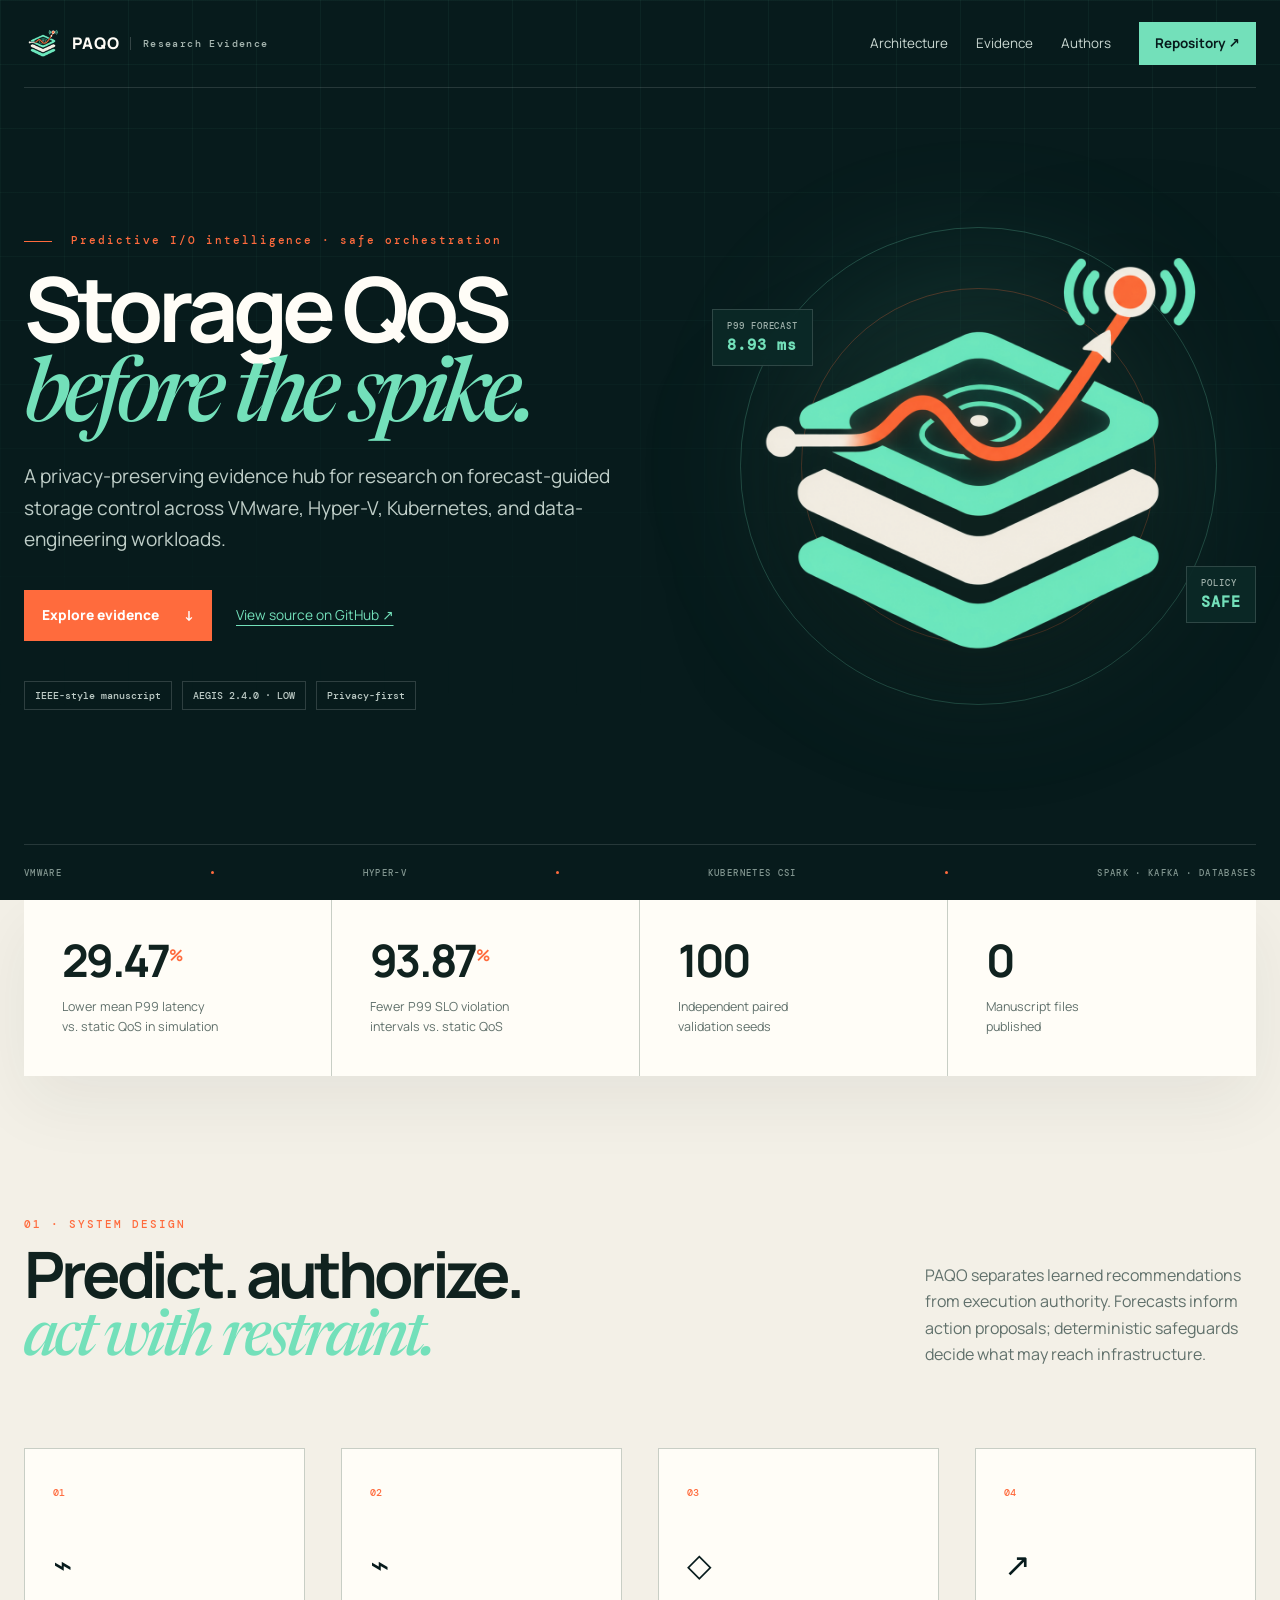
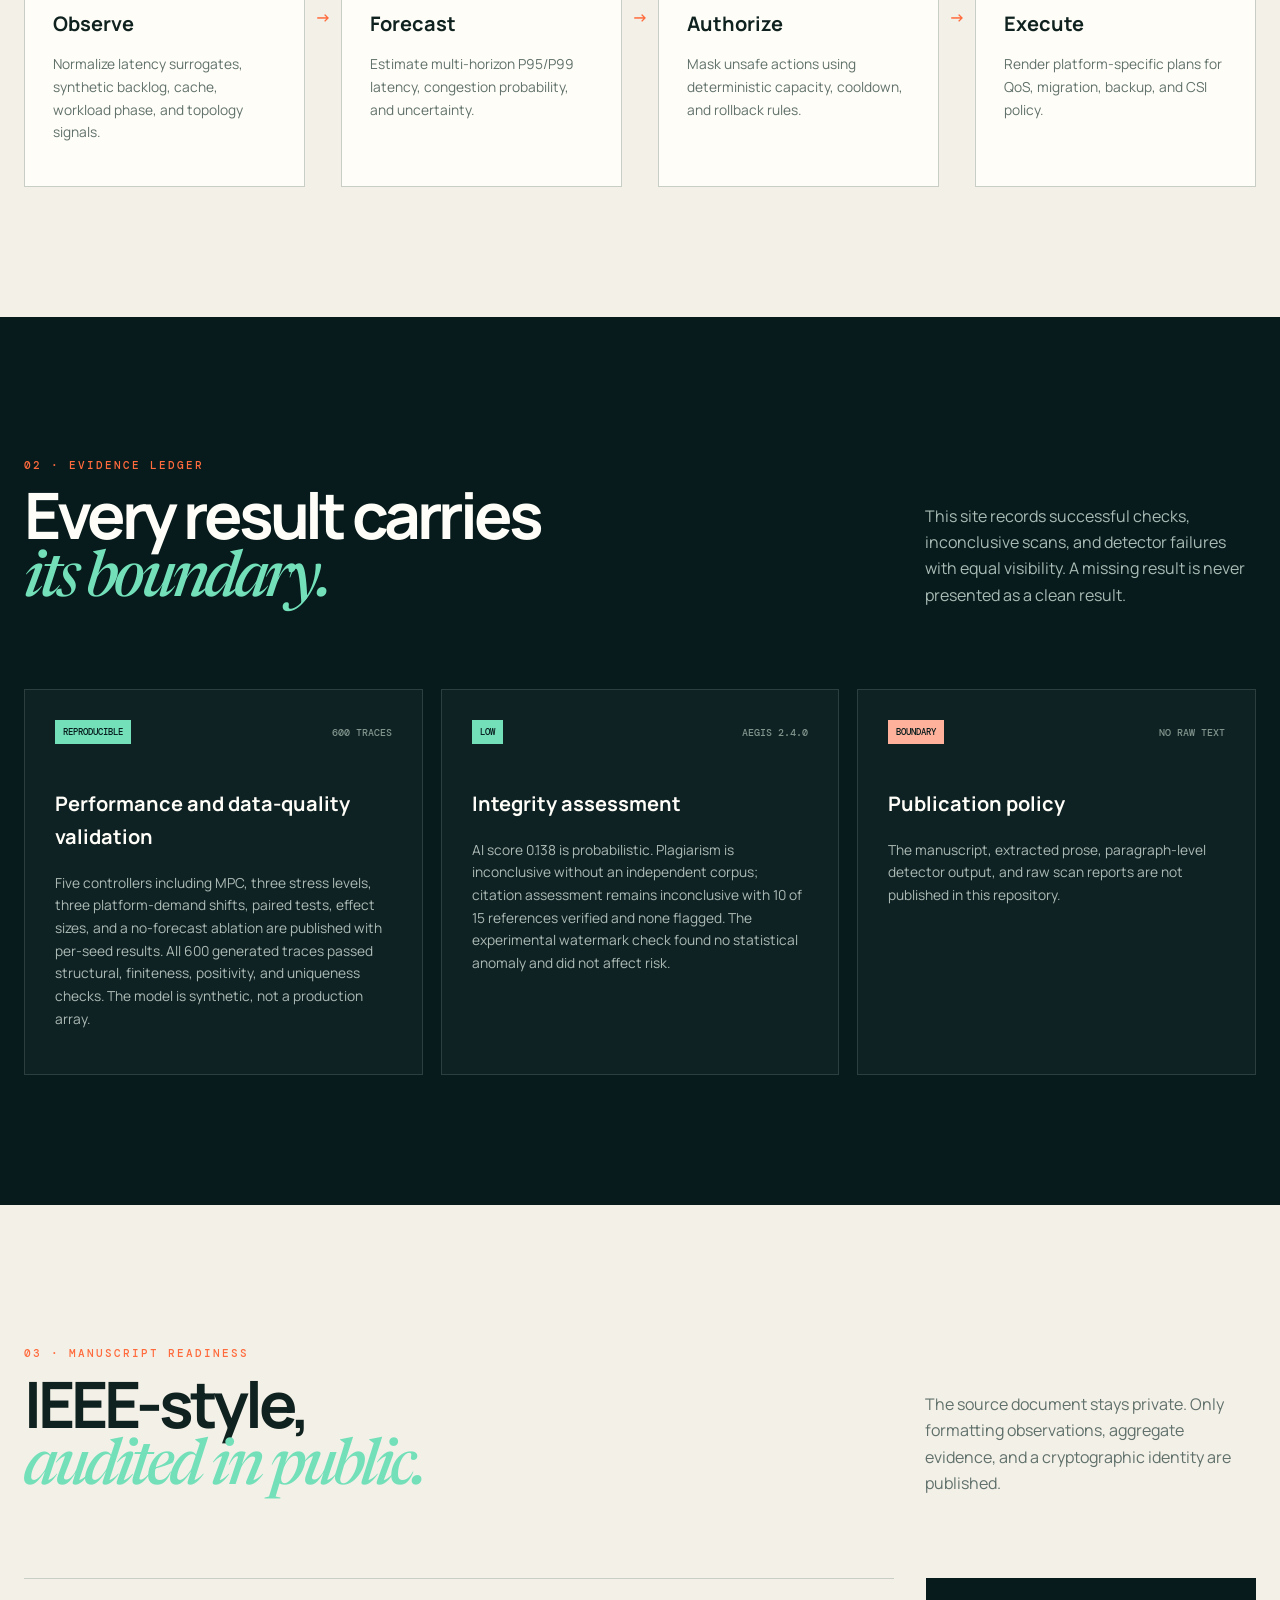
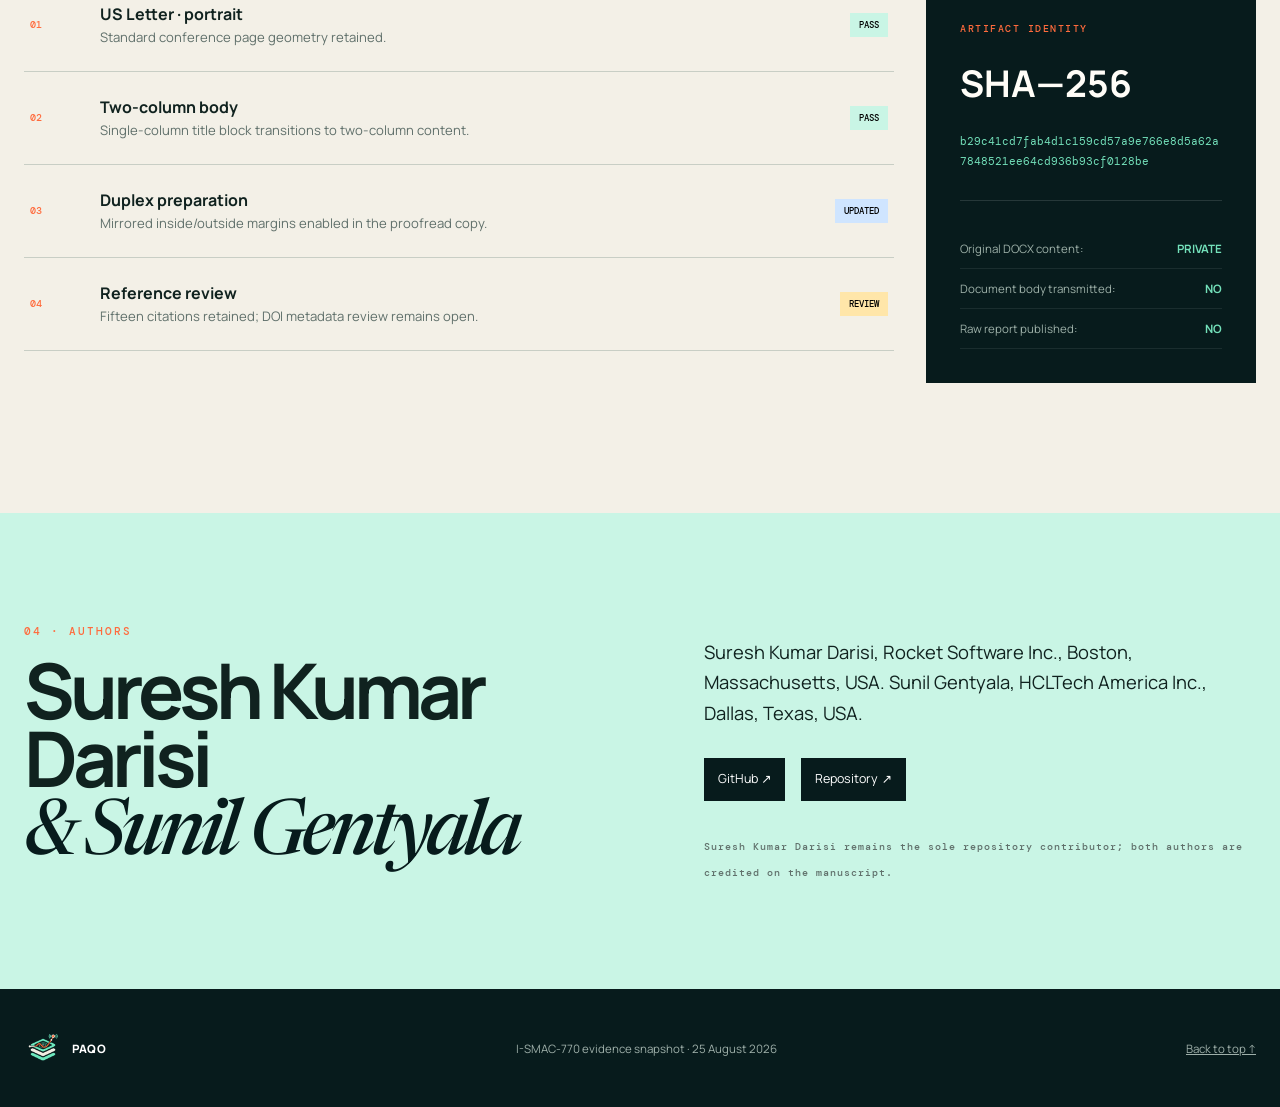
<file: docs/index.html>
<!doctype html>
<html lang="en">
<head>
  <meta charset="utf-8">
  <meta name="viewport" content="width=device-width,initial-scale=1">
  <meta name="theme-color" content="#071b1c">
  <meta name="description" content="Privacy-preserving research evidence for predictive agentic storage QoS across VMware, Hyper-V, and Kubernetes.">
  <meta property="og:title" content="PAQO — Predictive Agentic Storage QoS">
  <meta property="og:description" content="Reproducible, privacy-preserving evidence for predictive storage control research.">
  <meta property="og:image" content="https://darisisuresh.github.io/agentic-storage-qos-evidence/assets/brand/paqo-mark-512.png">
  <meta property="og:type" content="website">
  <meta property="og:url" content="https://darisisuresh.github.io/agentic-storage-qos-evidence/">
  <link rel="icon" type="image/png" sizes="64x64" href="assets/brand/favicon-64.png">
  <link rel="apple-touch-icon" href="assets/brand/apple-touch-icon.png">
  <title>PAQO | Predictive Agentic Storage QoS</title>
  <link rel="stylesheet" href="assets/style.css">
</head>
<body>
  <header class="hero" id="top">
    <nav class="nav shell-wide" aria-label="Primary navigation">
      <a class="brand" href="#top"><img src="assets/brand/favicon-64.png" alt=""><span>PAQO</span><small>Research Evidence</small></a>
      <div class="nav-links"><a href="#architecture">Architecture</a><a href="#evidence">Evidence</a><a href="#author">Authors</a><a class="nav-cta" href="https://github.com/darisisuresh/agentic-storage-qos-evidence">Repository ↗</a></div>
    </nav>
    <div class="hero-grid shell-wide">
      <div class="hero-copy">
        <p class="kicker"><span></span> Predictive I/O intelligence · safe orchestration</p>
        <h1>Storage QoS<br><em>before the spike.</em></h1>
        <p class="lede">A privacy-preserving evidence hub for research on forecast-guided storage control across VMware, Hyper-V, Kubernetes, and data-engineering workloads.</p>
        <div class="actions"><a class="button" href="#evidence">Explore evidence <span>↓</span></a><a class="text-link" href="https://github.com/darisisuresh/agentic-storage-qos-evidence">View source on GitHub ↗</a></div>
        <div class="badges"><span>IEEE-style manuscript</span><span>AEGIS 2.4.0 · LOW</span><span>Privacy-first</span></div>
      </div>
      <div class="hero-art" aria-label="PAQO predictive storage layers emblem">
        <div class="orbit orbit-a"></div><div class="orbit orbit-b"></div>
        <img src="assets/brand/paqo-mark.png" alt="Stacked storage layers crossed by a predictive telemetry pulse">
        <span class="signal signal-one">P99 FORECAST <b>8.93 ms</b></span>
        <span class="signal signal-two">POLICY <b>SAFE</b></span>
      </div>
    </div>
    <div class="hero-strip shell-wide"><span>VMWARE</span><i></i><span>HYPER-V</span><i></i><span>KUBERNETES CSI</span><i></i><span>SPARK · KAFKA · DATABASES</span></div>
  </header>

  <main>
    <section class="metrics shell-wide" aria-label="Evidence summary">
      <div><strong>29.47<sup>%</sup></strong><span>Lower mean P99 latency<br>vs. static QoS in simulation</span></div>
      <div><strong>93.87<sup>%</sup></strong><span>Fewer P99 SLO violation<br>intervals vs. static QoS</span></div>
      <div><strong>100</strong><span>Independent paired<br>validation seeds</span></div>
      <div><strong>0</strong><span>Manuscript files<br>published</span></div>
    </section>

    <section class="section shell-wide" id="architecture">
      <div class="section-heading"><div><p class="eyebrow">01 · SYSTEM DESIGN</p><h2>Predict. authorize.<br><em>act with restraint.</em></h2></div><p>PAQO separates learned recommendations from execution authority. Forecasts inform action proposals; deterministic safeguards decide what may reach infrastructure.</p></div>
      <div class="flow" role="img" aria-label="Telemetry flows through predictive intelligence, policy coordination, and safety supervision to platform adapters">
        <article><span>01</span><div class="flow-icon">⌁</div><h3>Observe</h3><p>Normalize latency surrogates, synthetic backlog, cache, workload phase, and topology signals.</p></article>
        <b class="arrow">→</b>
        <article><span>02</span><div class="flow-icon">⌁</div><h3>Forecast</h3><p>Estimate multi-horizon P95/P99 latency, congestion probability, and uncertainty.</p></article>
        <b class="arrow">→</b>
        <article><span>03</span><div class="flow-icon">◇</div><h3>Authorize</h3><p>Mask unsafe actions using deterministic capacity, cooldown, and rollback rules.</p></article>
        <b class="arrow">→</b>
        <article><span>04</span><div class="flow-icon">↗</div><h3>Execute</h3><p>Render platform-specific plans for QoS, migration, backup, and CSI policy.</p></article>
      </div>
    </section>

    <section class="dark-section" id="evidence">
      <div class="shell-wide">
        <div class="section-heading inverse"><div><p class="eyebrow">02 · EVIDENCE LEDGER</p><h2>Every result carries<br><em>its boundary.</em></h2></div><p>This site records successful checks, inconclusive scans, and detector failures with equal visibility. A missing result is never presented as a clean result.</p></div>
        <div class="evidence-grid">
          <article class="feature-card"><div class="card-top"><span class="status verified">REPRODUCIBLE</span><b>600 TRACES</b></div><h3>Performance and data-quality validation</h3><p>Five controllers including MPC, three stress levels, three platform-demand shifts, paired tests, effect sizes, and a no-forecast ablation are published with per-seed results. All 600 generated traces passed structural, finiteness, positivity, and uniqueness checks. The model is synthetic, not a production array.</p></article>
          <article class="feature-card"><div class="card-top"><span class="status verified">LOW</span><b>AEGIS 2.4.0</b></div><h3>Integrity assessment</h3><p>AI score 0.138 is probabilistic. Plagiarism is inconclusive without an independent corpus; citation assessment remains inconclusive with 10 of 15 references verified and none flagged. The experimental watermark check found no statistical anomaly and did not affect risk.</p></article>
          <article class="feature-card"><div class="card-top"><span class="status unavailable">BOUNDARY</span><b>NO RAW TEXT</b></div><h3>Publication policy</h3><p>The manuscript, extracted prose, paragraph-level detector output, and raw scan reports are not published in this repository.</p></article>
        </div>
      </div>
    </section>

    <section class="section shell-wide" id="compliance">
      <div class="section-heading"><div><p class="eyebrow">03 · MANUSCRIPT READINESS</p><h2>IEEE-style,<br><em>audited in public.</em></h2></div><p>The source document stays private. Only formatting observations, aggregate evidence, and a cryptographic identity are published.</p></div>
      <div class="compliance-layout">
        <div class="compliance-list">
          <div><span>01</span><p><b>US Letter · portrait</b>Standard conference page geometry retained.</p><mark class="pass">PASS</mark></div>
          <div><span>02</span><p><b>Two-column body</b>Single-column title block transitions to two-column content.</p><mark class="pass">PASS</mark></div>
          <div><span>03</span><p><b>Duplex preparation</b>Mirrored inside/outside margins enabled in the proofread copy.</p><mark class="updated">UPDATED</mark></div>
          <div><span>04</span><p><b>Reference review</b>Fifteen citations retained; DOI metadata review remains open.</p><mark class="review">REVIEW</mark></div>
        </div>
        <aside class="hash-card"><p>ARTIFACT IDENTITY</p><h3>SHA—256</h3><code>b29c41cd7fab4d1c159cd57a9e766e8d5a62a7848521ee64cd936b93cf0128be</code><hr><span>Original DOCX content: <b>PRIVATE</b></span><span>Document body transmitted: <b>NO</b></span><span>Raw report published: <b>NO</b></span></aside>
      </div>
    </section>

    <section class="author-section" id="author">
      <div class="shell-wide author-grid"><div><p class="eyebrow">04 · AUTHORS</p><h2>Suresh Kumar Darisi<br><em>&amp; Sunil Gentyala</em></h2></div><div><p>Suresh Kumar Darisi, Rocket Software Inc., Boston, Massachusetts, USA. Sunil Gentyala, HCLTech America Inc., Dallas, Texas, USA.</p><div class="author-links"><a href="https://github.com/darisisuresh">GitHub ↗</a><a href="https://github.com/darisisuresh/agentic-storage-qos-evidence">Repository ↗</a></div><small>Suresh Kumar Darisi remains the sole repository contributor; both authors are credited on the manuscript.</small></div></div>
    </section>
  </main>

  <footer><div class="shell-wide"><a class="brand" href="#top"><img src="assets/brand/favicon-64.png" alt=""><span>PAQO</span></a><p>I-SMAC-770 evidence snapshot · 25 August 2026</p><a href="#top">Back to top ↑</a></div></footer>
</body>
</html>
</file>
<file: docs/assets/style.css>
@import url('https://fonts.googleapis.com/css2?family=DM+Mono:wght@400;500&family=Manrope:wght@400;500;600;700;800&family=Newsreader:ital,opsz,wght@1,6..72,500&display=swap');
:root{--night:#071b1c;--night-2:#0b2927;--paper:#f3f0e7;--white:#fffdf7;--ink:#10221f;--muted:#60706b;--line:#c8cec5;--mint:#73e0ba;--mint-soft:#c9f5e5;--orange:#ff6b3d;--amber:#ffd275;--red:#ffb19b}*{box-sizing:border-box}html{scroll-behavior:smooth}body{margin:0;background:var(--paper);color:var(--ink);font-family:Manrope,system-ui,sans-serif;line-height:1.65}a{color:inherit}.shell-wide{width:min(1240px,calc(100% - 48px));margin-inline:auto}.hero{color:var(--white);background:var(--night);min-height:100vh;overflow:hidden;position:relative}.hero:before{content:"";position:absolute;inset:0;background:linear-gradient(rgba(115,224,186,.055) 1px,transparent 1px),linear-gradient(90deg,rgba(115,224,186,.055) 1px,transparent 1px);background-size:64px 64px;mask-image:linear-gradient(to bottom,#000,transparent 80%)}.nav{height:88px;display:flex;align-items:center;justify-content:space-between;position:relative;z-index:5;border-bottom:1px solid #ffffff20}.brand{display:flex;align-items:center;gap:10px;text-decoration:none;font-weight:800;letter-spacing:.06em}.brand img{width:38px;height:38px;border-radius:10px}.brand small{font:500 10px DM Mono,monospace;color:#a8b8b2;letter-spacing:.14em;border-left:1px solid #ffffff30;padding-left:12px}.nav-links{display:flex;align-items:center;gap:28px}.nav-links a{text-decoration:none;font-size:.84rem;color:#c9d7d1}.nav-links a:hover{color:var(--mint)}.nav-links .nav-cta{color:var(--night);background:var(--mint);padding:10px 16px;font-weight:700}.hero-grid{min-height:calc(100vh - 144px);display:grid;grid-template-columns:1.05fr .95fr;align-items:center;gap:5vw;position:relative;z-index:2;padding-block:72px}.kicker,.eyebrow{font:500 11px DM Mono,monospace;letter-spacing:.18em;color:var(--orange)}.kicker span{display:inline-block;width:28px;height:1px;background:var(--orange);vertical-align:middle;margin-right:10px}.hero h1,.section h2,.dark-section h2,.author-section h2{font-size:clamp(3.8rem,7vw,7.4rem);line-height:.88;letter-spacing:-.065em;margin:.24em 0;font-weight:700}.hero h1 em,.section h2 em,.dark-section h2 em,.author-section h2 em{font-family:Newsreader,Georgia,serif;font-weight:500;color:var(--mint)}.lede{max-width:680px;color:#bfcec8;font-size:clamp(1rem,1.5vw,1.28rem)}.actions{display:flex;align-items:center;gap:24px;flex-wrap:wrap;margin-top:34px}.button{background:var(--orange);color:white;text-decoration:none;padding:14px 18px;font-weight:800;font-size:.86rem}.button span{margin-left:22px}.text-link{color:var(--mint);font-size:.86rem;text-underline-offset:5px}.badges{display:flex;gap:10px;flex-wrap:wrap;margin-top:40px}.badges span{font:500 10px DM Mono,monospace;padding:7px 10px;border:1px solid #ffffff28;color:#bdcbc6}.hero-art{position:relative;display:grid;place-items:center;min-height:560px}.hero-art:before{content:"";position:absolute;width:70%;height:70%;border-radius:50%;background:#73e0ba20;filter:blur(70px)}.hero-art img{width:min(100%,620px);position:relative;z-index:2;filter:drop-shadow(0 28px 60px #0008)}.orbit{position:absolute;border:1px solid #73e0ba3c;border-radius:50%;width:86%;aspect-ratio:1}.orbit-b{width:64%;border-color:#ff6b3d45}.signal{position:absolute;z-index:3;background:#0b2927e8;border:1px solid #ffffff25;padding:10px 14px;font:500 9px DM Mono,monospace;letter-spacing:.1em;color:#9eb0aa;backdrop-filter:blur(10px)}.signal b{display:block;color:var(--mint);font-size:15px;margin-top:3px}.signal-one{left:2%;top:22%}.signal-two{right:0;bottom:22%}.hero-strip{position:relative;z-index:3;height:56px;display:flex;align-items:center;justify-content:space-between;border-top:1px solid #ffffff20;color:#829690;font:500 9px DM Mono,monospace;letter-spacing:.15em}.hero-strip i{height:3px;width:3px;background:var(--orange);border-radius:50%}.metrics{display:grid;grid-template-columns:repeat(4,1fr);margin-top:0;background:var(--white);box-shadow:0 25px 70px #1a312811}.metrics div{padding:38px;border-right:1px solid var(--line)}.metrics div:last-child{border:0}.metrics strong{display:block;font-size:2.8rem;letter-spacing:-.06em;line-height:1}.metrics sup{font-size:1rem;color:var(--orange)}.metrics span{display:block;color:var(--muted);font-size:.78rem;margin-top:14px}.section,.dark-section{padding-block:130px}.section-heading{display:grid;grid-template-columns:1.4fr .6fr;gap:10vw;align-items:end;margin-bottom:65px}.section-heading h2{font-size:clamp(3rem,5vw,5.6rem)}.section-heading p:last-child{color:var(--muted);max-width:440px}.flow{display:grid;grid-template-columns:1fr auto 1fr auto 1fr auto 1fr;align-items:stretch}.flow article{background:var(--white);padding:28px;border:1px solid var(--line);min-height:275px}.flow article>span{font:500 10px DM Mono,monospace;color:var(--orange)}.flow-icon{font-size:2rem;color:var(--night);margin:34px 0 16px}.flow h3,.feature-card h3{font-size:1.25rem;margin:.3rem 0}.flow p,.feature-card p{color:var(--muted);font-size:.86rem}.arrow{align-self:center;padding:0 10px;color:var(--orange)}.dark-section{background:var(--night);color:var(--white)}.inverse p:last-child{color:#a9bbb4}.evidence-grid{display:grid;grid-template-columns:repeat(3,1fr);gap:18px}.feature-card{border:1px solid #ffffff20;padding:30px;background:#ffffff08;min-height:330px;display:flex;flex-direction:column}.feature-card:hover{border-color:#73e0ba80;transform:translateY(-3px);transition:.25s}.card-top{display:flex;align-items:center;justify-content:space-between;margin-bottom:38px}.card-top b{font:500 10px DM Mono,monospace;color:#81958d}.status{font:500 9px DM Mono,monospace;padding:6px 8px;color:var(--night)}.verified{background:var(--mint)}.inconclusive{background:var(--amber)}.unavailable{background:var(--red)}.feature-card p{color:#adbbb6}.feature-card a{margin-top:auto;color:var(--mint);font-size:.82rem;text-underline-offset:5px}.feature-card code{color:#d8e5df}.compliance-layout{display:grid;grid-template-columns:1.45fr .55fr;gap:32px}.compliance-list{border-top:1px solid var(--line)}.compliance-list>div{display:grid;grid-template-columns:54px 1fr auto;align-items:center;gap:16px;border-bottom:1px solid var(--line);padding:22px 6px}.compliance-list>div>span{font:500 10px DM Mono,monospace;color:var(--orange)}.compliance-list p{margin:0;color:var(--muted);font-size:.82rem}.compliance-list p b{display:block;color:var(--ink);font-size:1rem}.compliance-list mark{font:500 9px DM Mono,monospace;padding:6px 9px}.pass{background:var(--mint-soft)}.updated{background:#cfe5ff}.review{background:#ffe6a9}.hash-card{background:var(--night);color:var(--white);padding:34px}.hash-card>p{font:500 10px DM Mono,monospace;color:var(--orange);letter-spacing:.15em}.hash-card h3{font-size:2.3rem;margin:.5em 0}.hash-card code{display:block;overflow-wrap:anywhere;color:var(--mint);font:400 11px/1.8 DM Mono,monospace}.hash-card hr{border:0;border-top:1px solid #ffffff20;margin:28px 0}.hash-card span{display:flex;justify-content:space-between;border-bottom:1px solid #ffffff14;padding:10px 0;font-size:.72rem;color:#9db0a8}.hash-card b{color:var(--mint)}.author-section{background:var(--mint-soft);padding-block:100px}.author-grid{display:grid;grid-template-columns:1fr 1fr;gap:10vw;align-items:center}.author-section h2{font-size:clamp(3.2rem,6vw,6rem)}.author-section h2 em{color:var(--night)}.author-grid>div:last-child>p{font-size:1.15rem;max-width:560px}.author-links{display:flex;gap:16px;margin:30px 0}.author-links a{background:var(--night);color:white;padding:11px 14px;text-decoration:none;font-size:.78rem}.author-grid small{font:500 10px DM Mono,monospace;letter-spacing:.1em;color:var(--muted)}footer{background:var(--night);color:#9eafa9;padding-block:38px}footer>div{display:flex;align-items:center;justify-content:space-between}footer p,footer a{font-size:.72rem}footer .brand{color:white}.metric{font-size:2.3rem}table{width:100%;border-collapse:collapse}th,td{text-align:left;padding:14px;border-bottom:1px solid var(--line)}code{overflow-wrap:anywhere}.notice{border-left:4px solid var(--orange);padding:22px;background:#ffffff99}@media(max-width:900px){.nav-links>a:not(.nav-cta){display:none}.hero-grid,.section-heading,.compliance-layout,.author-grid{grid-template-columns:1fr}.hero-art{min-height:420px}.metrics{grid-template-columns:repeat(2,1fr)}.flow{grid-template-columns:1fr}.flow .arrow{transform:rotate(90deg);justify-self:center}.evidence-grid{grid-template-columns:1fr}.section,.dark-section{padding-block:90px}}@media(max-width:600px){.shell-wide{width:min(100% - 28px,1240px)}.brand small{display:none}.hero h1{font-size:3.6rem}.hero-grid{padding-block:45px}.hero-art{min-height:330px}.signal{display:none}.metrics{grid-template-columns:1fr}.metrics div{border-right:0;border-bottom:1px solid var(--line)}.hero-strip span:nth-of-type(even),.hero-strip i{display:none}.section,.dark-section{padding-block:70px}.compliance-list>div{grid-template-columns:35px 1fr}.compliance-list mark{grid-column:2;width:max-content}.author-section{padding-block:70px}footer>div{flex-direction:column;gap:16px}.nav-cta{padding:8px 10px!important;font-size:.72rem!important}}
</file>
